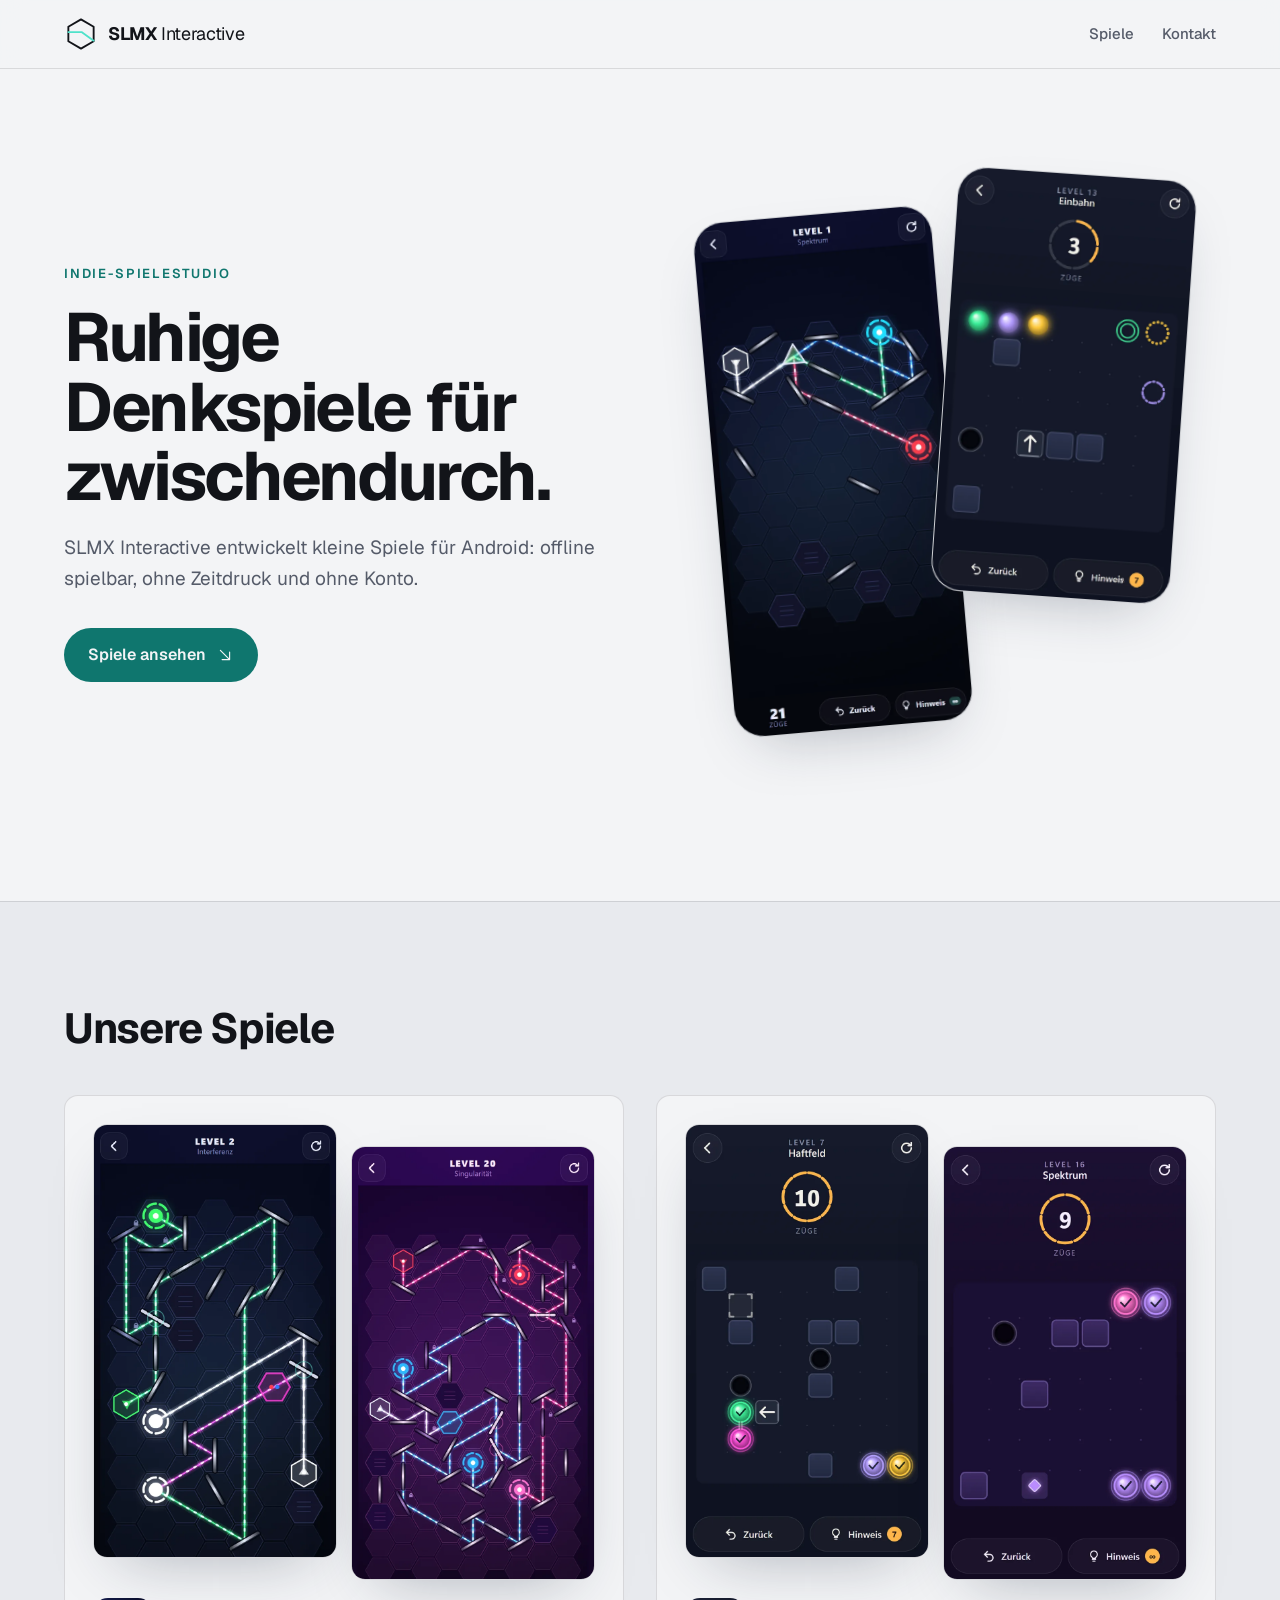
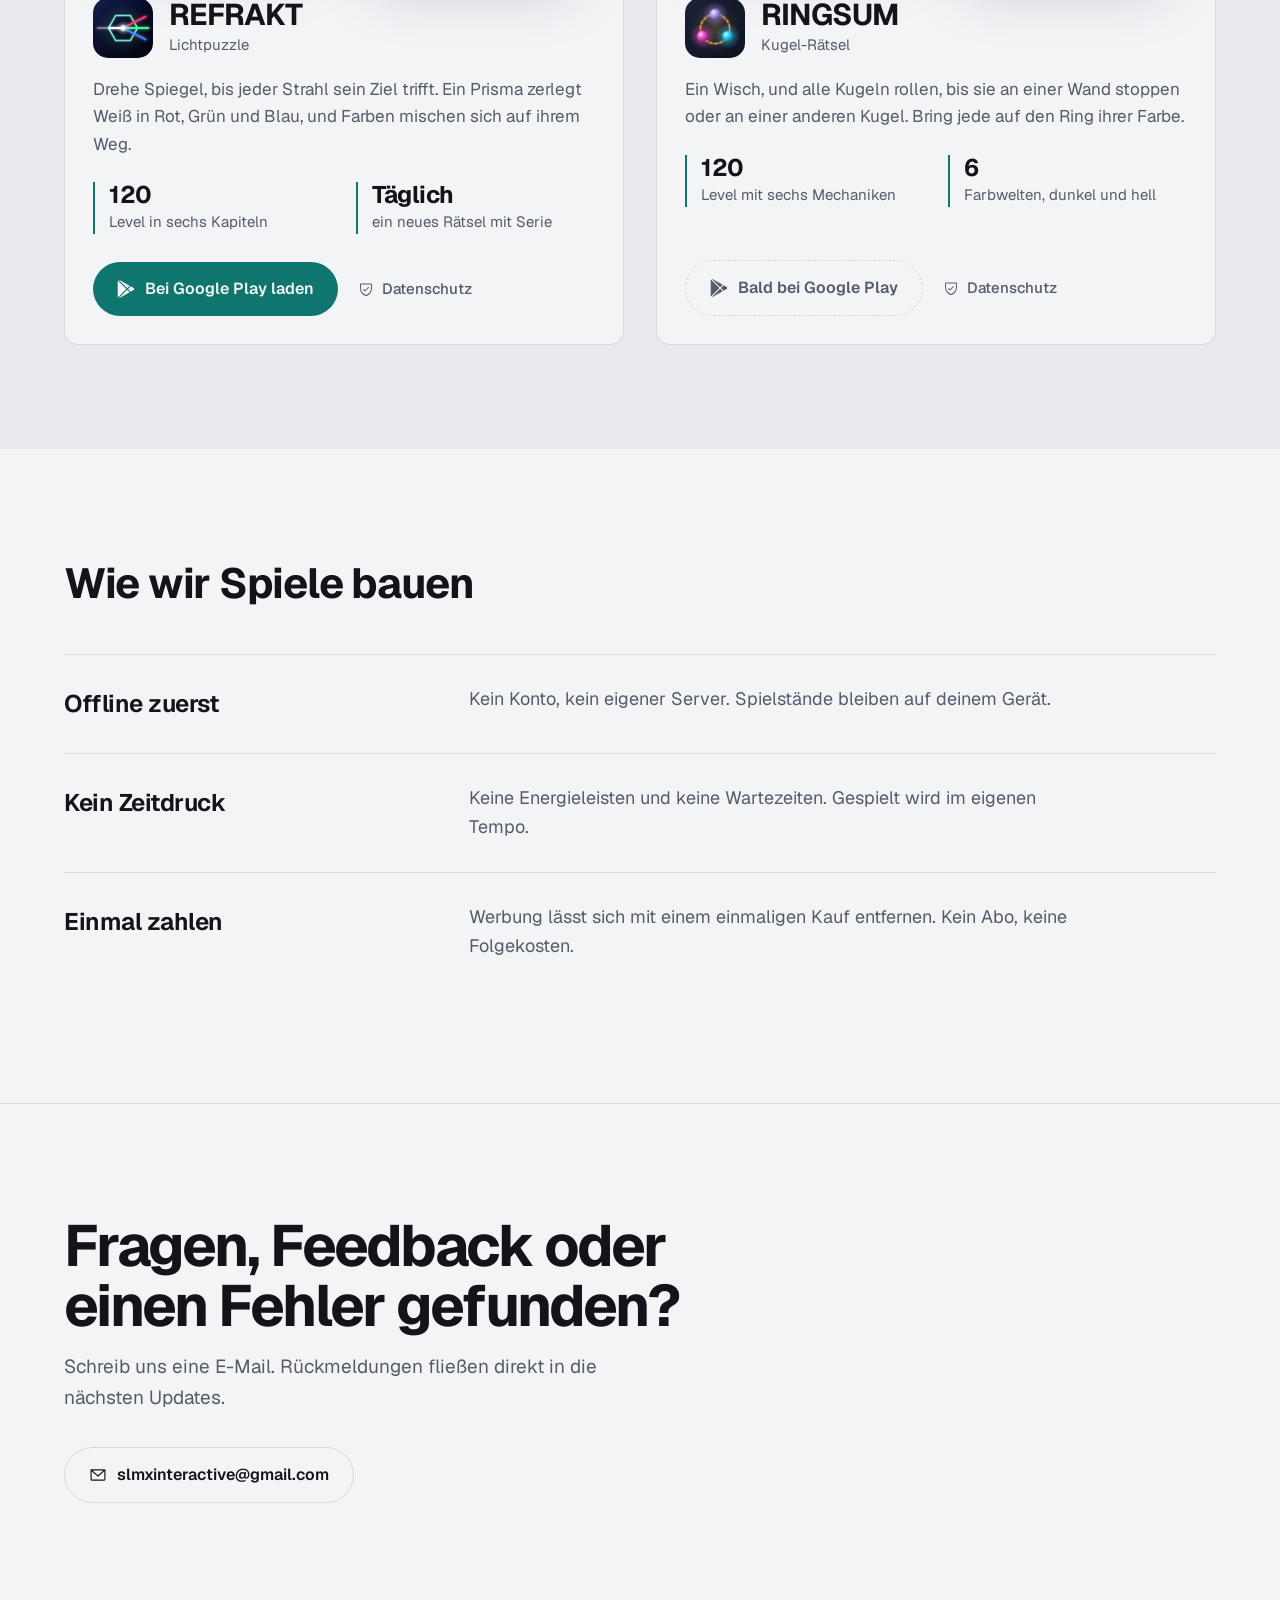
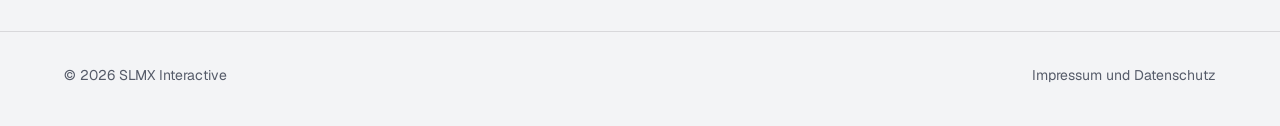
<file: index.html>
<!doctype html>
<html lang="de">
<head>
<meta charset="utf-8">
<meta name="viewport" content="width=device-width, initial-scale=1">
<title>SLMX Interactive | Denkspiele für Android</title>
<meta name="description" content="SLMX Interactive entwickelt kleine Denkspiele für Android: offline spielbar, ohne Zeitdruck und ohne Konto. REFRAKT und RINGSUM.">
<meta name="theme-color" content="#0b0d12" media="(prefers-color-scheme: dark)">
<meta name="theme-color" content="#f3f4f6" media="(prefers-color-scheme: light)">
<link rel="canonical" href="https://slmx-interactive.github.io/">
<meta property="og:type" content="website">
<meta property="og:title" content="SLMX Interactive">
<meta property="og:description" content="Ruhige Denkspiele für Android: REFRAKT und RINGSUM.">
<meta property="og:image" content="https://slmx-interactive.github.io/assets/logo/og-image.png">
<meta property="og:image:width" content="1200">
<meta property="og:image:height" content="630">
<meta name="twitter:card" content="summary_large_image">
<link rel="icon" href="assets/logo/favicon.svg" type="image/svg+xml">
<link rel="icon" href="assets/logo/favicon-32.png" sizes="32x32" type="image/png">
<link rel="apple-touch-icon" href="assets/logo/apple-touch-icon.png">
<link rel="preload" href="assets/fonts/geist-var.woff2" as="font" type="font/woff2" crossorigin>
<link rel="stylesheet" href="assets/site.css">
</head>
<body>

<header class="nav">
  <div class="wrap">
    <a class="brand" href="./" aria-label="SLMX Interactive, Startseite">
      <svg viewBox="0 0 256 256" aria-hidden="true"><path d="M128 18 L223.26 73 L223.26 183 L128 238 L32.74 183 L32.74 73 Z" fill="none" stroke="currentColor" stroke-width="14" stroke-linejoin="round"/><path d="M32.74 113.53 L132.2 113.53 L223.26 177.96" fill="none" stroke="#4fe2ca" stroke-width="14" stroke-linecap="round" stroke-linejoin="round"/></svg>
      <span class="brand-name"><b>SLMX</b> Interactive</span>
    </a>
    <nav aria-label="Hauptnavigation">
      <ul>
        <li><a href="#spiele">Spiele</a></li>
        <li><a href="#kontakt">Kontakt</a></li>
      </ul>
    </nav>
  </div>
</header>

<main>
  <section class="hero">
    <div class="wrap">
      <div>
        <p class="eyebrow enter" style="--n:0">Indie-Spielestudio</p>
        <h1 class="enter" style="--n:1">Ruhige Denkspiele für zwischendurch.</h1>
        <p class="lead enter" style="--n:2">SLMX Interactive entwickelt kleine Spiele für Android: offline spielbar, ohne Zeitdruck und ohne Konto.</p>
        <a class="btn btn-primary enter" style="--n:3" href="#spiele">Spiele ansehen <span class="ico ico-down" aria-hidden="true"></span></a>
      </div>
      <div class="hero-art">
        <figure class="enter" style="--n:2"><img src="assets/img/refrakt-prisma.webp" width="720" height="1558" alt="REFRAKT: ein Prisma zerlegt weißes Licht in Rot, Grün und Blau" fetchpriority="high"></figure>
        <figure class="enter" style="--n:4"><img src="assets/img/ringsum-spiel.webp" width="720" height="1280" alt="RINGSUM: Kugeln auf einem Brett mit Ringen, Loch und Einbahn-Tor"></figure>
      </div>
    </div>
  </section>

  <section class="games" id="spiele" aria-labelledby="spiele-titel">
    <div class="wrap">
      <h2 id="spiele-titel" class="reveal">Unsere Spiele</h2>
      <div class="games-grid">

        <article class="game-card reveal" aria-labelledby="refrakt-titel">
          <div class="game-shots">
            <img src="assets/img/refrakt-mischen.webp" width="720" height="1558" loading="lazy" alt="REFRAKT: Magenta und Grün mischen sich am Empfänger zu Weiß">
            <img src="assets/img/refrakt-vapor.webp" width="720" height="1558" loading="lazy" alt="REFRAKT: gelöstes Level aus Kapitel 6 in der Farbwelt Vaporwave">
          </div>
          <div class="game-head">
            <img src="assets/img/refrakt-icon.webp" width="256" height="256" alt="">
            <div>
              <h3 id="refrakt-titel">REFRAKT</h3>
              <p class="game-sub">Lichtpuzzle</p>
            </div>
          </div>
          <p class="body">Drehe Spiegel, bis jeder Strahl sein Ziel trifft. Ein Prisma zerlegt Weiß in Rot, Grün und Blau, und Farben mischen sich auf ihrem Weg.</p>
          <dl class="facts">
            <div><dt>120</dt><dd>Level in sechs Kapiteln</dd></div>
            <div><dt>Täglich</dt><dd>ein neues Rätsel mit Serie</dd></div>
          </dl>
          <div class="game-actions">
            <a class="btn btn-primary" href="https://play.google.com/store/apps/details?id=com.refrakt.lightpuzzle" rel="noopener"><span class="ico ico-play" aria-hidden="true"></span> Bei Google Play laden</a>
            <a class="text-link" href="https://filipstanicak.github.io/refrakt-privacy/"><span class="ico ico-shield" aria-hidden="true"></span> Datenschutz</a>
          </div>
        </article>

        <article class="game-card reveal" style="--n:1" aria-labelledby="ringsum-titel">
          <div class="game-shots">
            <img src="assets/img/ringsum-kette.webp" width="720" height="1280" loading="lazy" alt="RINGSUM: Kettenkugeln und Haftfeld, zwei Kugeln liegen auf ihren Ringen">
            <img src="assets/img/ringsum-vapor.webp" width="720" height="1280" loading="lazy" alt="RINGSUM: gelöstes Level mit Farbwechsler in der Farbwelt Vapor">
          </div>
          <div class="game-head">
            <img src="assets/img/ringsum-icon.webp" width="256" height="256" alt="">
            <div>
              <h3 id="ringsum-titel">RINGSUM</h3>
              <p class="game-sub">Kugel-Rätsel</p>
            </div>
          </div>
          <p class="body">Ein Wisch, und alle Kugeln rollen, bis sie an einer Wand stoppen oder an einer anderen Kugel. Bring jede auf den Ring ihrer Farbe.</p>
          <dl class="facts">
            <div><dt>120</dt><dd>Level mit sechs Mechaniken</dd></div>
            <div><dt>6</dt><dd>Farbwelten, dunkel und hell</dd></div>
          </dl>
          <div class="game-actions">
            <span class="soon"><span class="ico ico-play" aria-hidden="true"></span> Bald bei Google Play</span>
            <a class="text-link" href="https://filipstanicak.github.io/ringsum-privacy/"><span class="ico ico-shield" aria-hidden="true"></span> Datenschutz</a>
          </div>
        </article>

      </div>
    </div>
  </section>

  <section class="principles" aria-labelledby="grundsaetze">
    <div class="wrap">
      <h2 id="grundsaetze" class="reveal">Wie wir Spiele bauen</h2>
      <dl>
        <div class="row reveal"><dt>Offline zuerst</dt><dd>Kein Konto, kein eigener Server. Spielstände bleiben auf deinem Gerät.</dd></div>
        <div class="row reveal" style="--n:1"><dt>Kein Zeitdruck</dt><dd>Keine Energieleisten und keine Wartezeiten. Gespielt wird im eigenen Tempo.</dd></div>
        <div class="row reveal" style="--n:2"><dt>Einmal zahlen</dt><dd>Werbung lässt sich mit einem einmaligen Kauf entfernen. Kein Abo, keine Folgekosten.</dd></div>
      </dl>
    </div>
  </section>

  <section class="contact" id="kontakt" aria-labelledby="kontakt-titel">
    <div class="wrap reveal">
      <h2 id="kontakt-titel">Fragen, Feedback oder einen Fehler gefunden?</h2>
      <p>Schreib uns eine E-Mail. Rückmeldungen fließen direkt in die nächsten Updates.</p>
      <a class="btn btn-quiet" href="mailto:slmxinteractive@gmail.com"><span class="ico ico-mail" aria-hidden="true"></span> slmxinteractive@gmail.com</a>
    </div>
  </section>
</main>

<footer class="foot">
  <div class="wrap">
    <span>© 2026 SLMX Interactive</span>
    <nav aria-label="Rechtliches">
      <a href="impressum.html">Impressum und Datenschutz</a>
    </nav>
  </div>
</footer>

<script>
  // Abschnitte beim Hereinscrollen einblenden. IntersectionObserver statt
  // Scroll-Listener; ohne Unterstuetzung wird alles sofort gezeigt.
  (function () {
    var els = document.querySelectorAll('.reveal');
    if (!('IntersectionObserver' in window)) { els.forEach(function (e) { e.classList.add('shown'); }); return; }
    var io = new IntersectionObserver(function (entries) {
      entries.forEach(function (en) { if (en.isIntersecting) { en.target.classList.add('shown'); io.unobserve(en.target); } });
    }, { threshold: 0.2 });
    els.forEach(function (e) { io.observe(e); });
  })();
</script>
</body>
</html>
</file>
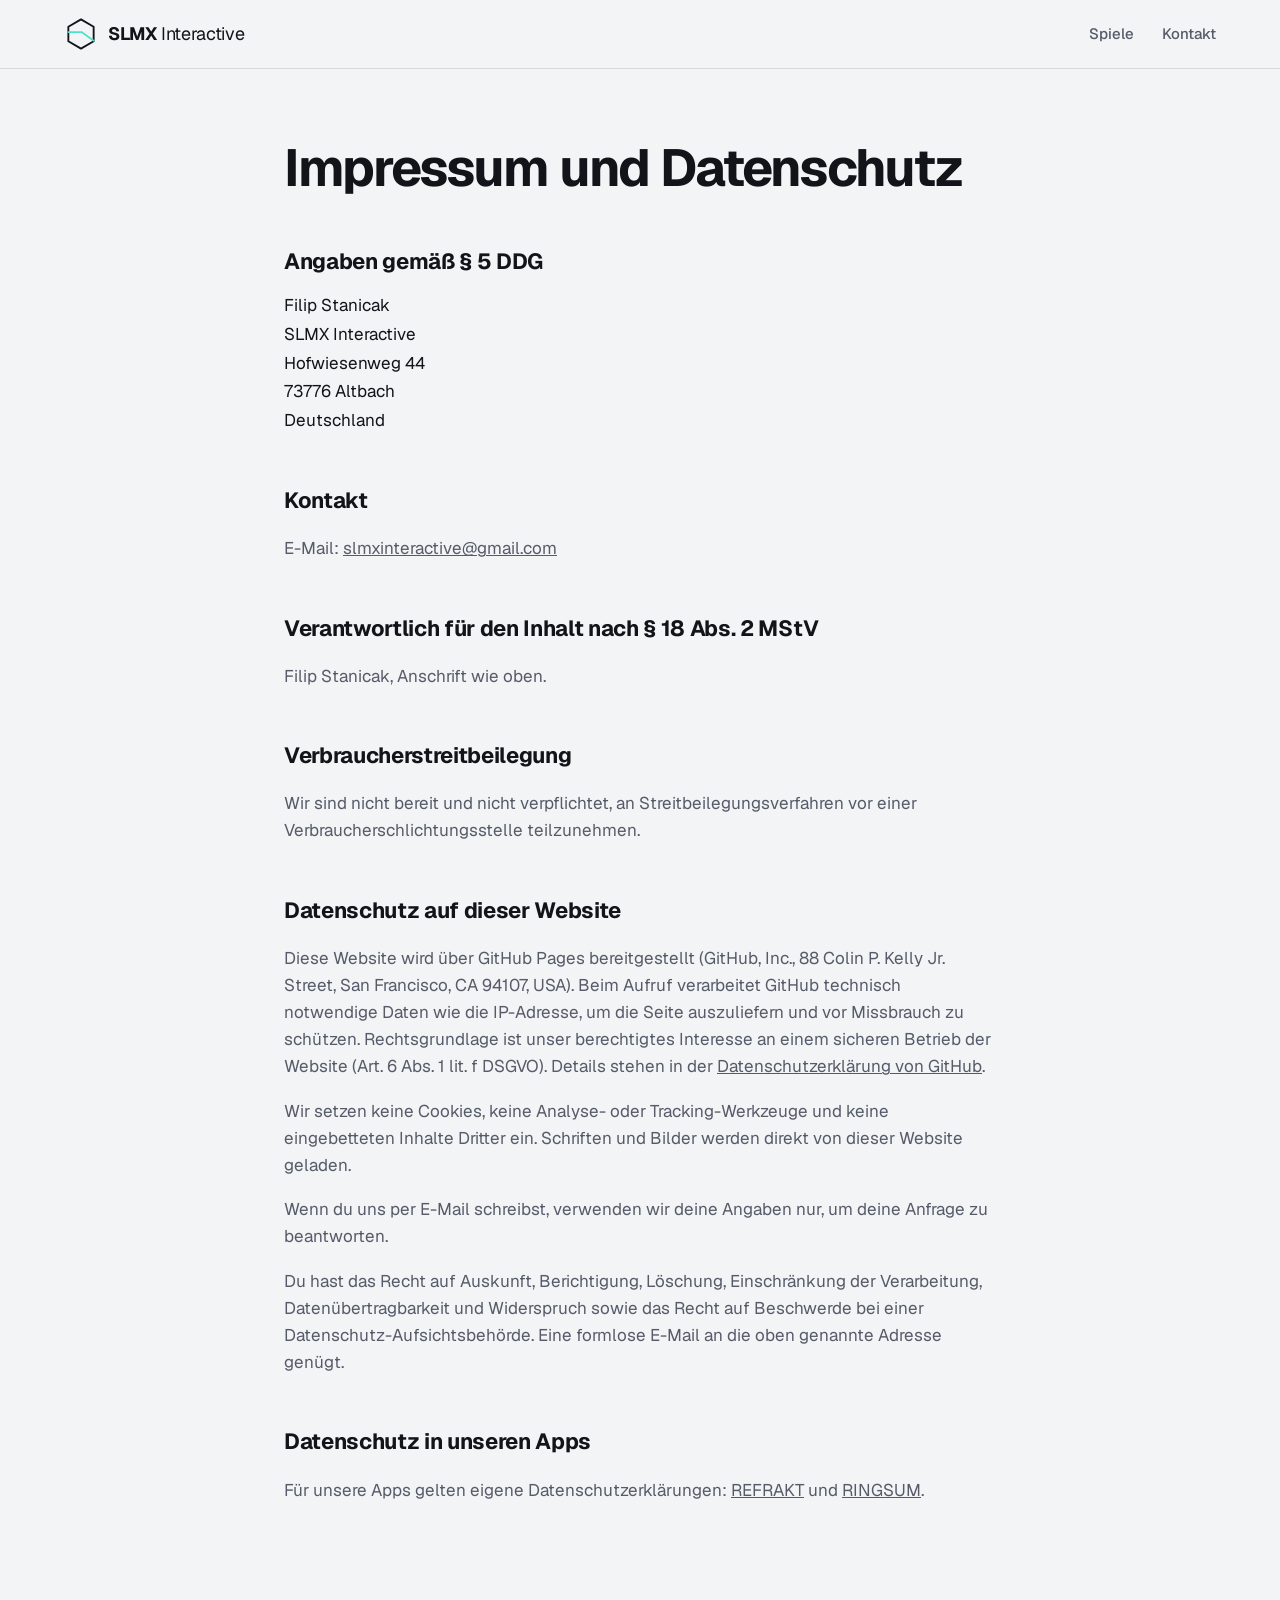
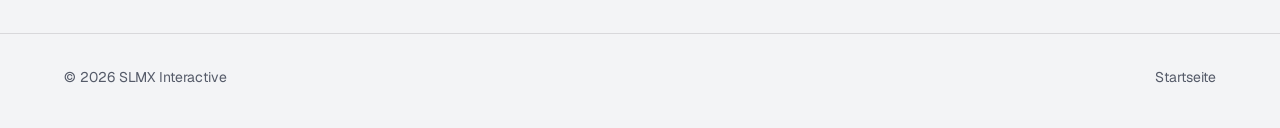
<file: impressum.html>
<!doctype html>
<html lang="de">
<head>
<meta charset="utf-8">
<meta name="viewport" content="width=device-width, initial-scale=1">
<title>Impressum und Datenschutz | SLMX Interactive</title>
<meta name="robots" content="noindex">
<link rel="icon" href="assets/logo/favicon.svg" type="image/svg+xml">
<link rel="icon" href="assets/logo/favicon-32.png" sizes="32x32" type="image/png">
<link rel="apple-touch-icon" href="assets/logo/apple-touch-icon.png">
<link rel="stylesheet" href="assets/site.css">
</head>
<body>

<header class="nav">
  <div class="wrap">
    <a class="brand" href="./" aria-label="SLMX Interactive, Startseite">
      <svg viewBox="0 0 256 256" aria-hidden="true"><path d="M128 18 L223.26 73 L223.26 183 L128 238 L32.74 183 L32.74 73 Z" fill="none" stroke="currentColor" stroke-width="14" stroke-linejoin="round"/><path d="M32.74 113.53 L132.2 113.53 L223.26 177.96" fill="none" stroke="#4fe2ca" stroke-width="14" stroke-linecap="round" stroke-linejoin="round"/></svg>
      <span class="brand-name"><b>SLMX</b> Interactive</span>
    </a>
    <nav aria-label="Hauptnavigation">
      <ul>
        <li><a href="./#spiele">Spiele</a></li>
        <li><a href="./#kontakt">Kontakt</a></li>
      </ul>
    </nav>
  </div>
</header>

<main class="legal">
  <div class="wrap">
    <h1>Impressum und Datenschutz</h1>

    <h2>Angaben gemäß § 5 DDG</h2>
    <address>
      Filip Stanicak<br>
      SLMX Interactive<br>
      Hofwiesenweg 44<br>
      73776 Altbach<br>
      Deutschland
    </address>

    <h2>Kontakt</h2>
    <p>E-Mail: <a href="mailto:slmxinteractive@gmail.com">slmxinteractive@gmail.com</a></p>

    <h2>Verantwortlich für den Inhalt nach § 18 Abs. 2 MStV</h2>
    <p>Filip Stanicak, Anschrift wie oben.</p>

    <h2>Verbraucherstreitbeilegung</h2>
    <p>Wir sind nicht bereit und nicht verpflichtet, an Streitbeilegungsverfahren vor einer Verbraucherschlichtungsstelle teilzunehmen.</p>

    <h2>Datenschutz auf dieser Website</h2>
    <p>Diese Website wird über GitHub Pages bereitgestellt (GitHub, Inc., 88 Colin P. Kelly Jr. Street, San Francisco, CA 94107, USA). Beim Aufruf verarbeitet GitHub technisch notwendige Daten wie die IP-Adresse, um die Seite auszuliefern und vor Missbrauch zu schützen. Rechtsgrundlage ist unser berechtigtes Interesse an einem sicheren Betrieb der Website (Art. 6 Abs. 1 lit. f DSGVO). Details stehen in der <a href="https://docs.github.com/de/site-policy/privacy-policies/github-general-privacy-statement">Datenschutzerklärung von GitHub</a>.</p>
    <p>Wir setzen keine Cookies, keine Analyse- oder Tracking-Werkzeuge und keine eingebetteten Inhalte Dritter ein. Schriften und Bilder werden direkt von dieser Website geladen.</p>
    <p>Wenn du uns per E-Mail schreibst, verwenden wir deine Angaben nur, um deine Anfrage zu beantworten.</p>
    <p>Du hast das Recht auf Auskunft, Berichtigung, Löschung, Einschränkung der Verarbeitung, Datenübertragbarkeit und Widerspruch sowie das Recht auf Beschwerde bei einer Datenschutz-Aufsichtsbehörde. Eine formlose E-Mail an die oben genannte Adresse genügt.</p>

    <h2>Datenschutz in unseren Apps</h2>
    <p>Für unsere Apps gelten eigene Datenschutzerklärungen: <a href="https://filipstanicak.github.io/refrakt-privacy/">REFRAKT</a> und <a href="https://filipstanicak.github.io/ringsum-privacy/">RINGSUM</a>.</p>
  </div>
</main>

<footer class="foot">
  <div class="wrap">
    <span>© 2026 SLMX Interactive</span>
    <nav aria-label="Rechtliches">
      <a href="./">Startseite</a>
    </nav>
  </div>
</footer>
</body>
</html>
</file>
<file: assets/site.css>
/* SLMX Interactive - Studio-Website
   Statisches HTML/CSS fuer GitHub Pages, kein Build-Schritt.
   Formensprache: Medien und Flaechen 14px Radius, alle Knoepfe als Pille.
   Ein Akzent (Tuerkis), Hell/Dunkel folgt der Systemeinstellung. */

@font-face {
  font-family: "Geist";
  src: url("fonts/geist-var.woff2") format("woff2");
  font-weight: 100 900;
  font-display: swap;
}

:root {
  --bg: #f3f4f6;
  --surface: #e8eaee;
  --text: #121419;
  --dim: #555b69;
  --line: rgb(18 20 25 / .12);
  --accent: #0f766e;
  --accent-ink: #f3f4f6;
  --shadow: 0 24px 60px -28px rgb(30 40 60 / .35);
  --r: 14px;
  --max: 1200px;
  color-scheme: light dark;
}
@media (prefers-color-scheme: dark) {
  :root {
    --bg: #0b0d12;
    --surface: #14171f;
    --text: #eceef3;
    --dim: #9aa0ae;
    --line: rgb(236 238 243 / .12);
    --accent: #5eead4;
    --accent-ink: #062521;
    --shadow: 0 30px 70px -30px rgb(0 0 0 / .8);
  }
}

* { box-sizing: border-box; }
html { -webkit-text-size-adjust: 100%; scroll-behavior: smooth; }
body {
  margin: 0; background: var(--bg); color: var(--text);
  font-family: "Geist", system-ui, -apple-system, "Segoe UI", Roboto, sans-serif;
  font-size: 17px; line-height: 1.6; -webkit-font-smoothing: antialiased;
}
img { display: block; max-width: 100%; height: auto; }
a { color: inherit; }
:focus-visible { outline: 2px solid var(--accent); outline-offset: 3px; border-radius: 6px; }

.wrap { width: 100%; max-width: var(--max); margin: 0 auto; padding: 0 24px; }

/* Icons: Phosphor / Simple Icons als Maske, damit sie die Textfarbe annehmen */
.ico { display: inline-block; width: 1.1em; height: 1.1em; flex: 0 0 auto; background: currentColor;
  -webkit-mask: var(--i) center / contain no-repeat; mask: var(--i) center / contain no-repeat; }
.ico-arrow { --i: url("icons/arrow-up-right.svg"); }
.ico-down { --i: url("icons/arrow-down-right.svg"); }
.ico-mail { --i: url("icons/envelope-simple.svg"); }
.ico-shield { --i: url("icons/shield-check.svg"); }
.ico-play { --i: url("icons/googleplay.svg"); }

/* ---------- Navigation ---------- */
.nav { position: sticky; top: 0; z-index: 10; background: color-mix(in srgb, var(--bg) 86%, transparent);
  backdrop-filter: blur(12px); -webkit-backdrop-filter: blur(12px); border-bottom: 1px solid var(--line); }
.nav .wrap { display: flex; align-items: center; justify-content: space-between; height: 68px; }
.brand { display: inline-flex; align-items: center; gap: 10px; text-decoration: none; font-size: 18px; font-weight: 400; letter-spacing: -.02em; }
.brand svg { width: 34px; height: 34px; }
.brand b { font-weight: 700; }
.nav ul { display: flex; gap: 28px; list-style: none; margin: 0; padding: 0; }
.nav a:not(.brand) { text-decoration: none; color: var(--dim); font-size: 15px; font-weight: 500; transition: color .2s; }
.nav a:not(.brand):hover { color: var(--text); }

/* ---------- Buttons ---------- */
.btn { display: inline-flex; align-items: center; gap: 10px; white-space: nowrap;
  padding: 14px 24px; border-radius: 999px; font-size: 16px; font-weight: 600; text-decoration: none;
  transition: transform .25s cubic-bezier(.16, 1, .3, 1), background .2s, color .2s, border-color .2s; }
.btn:active { transform: scale(.98); }
.btn-primary { background: var(--accent); color: var(--accent-ink); }
.btn-primary:hover { transform: translateY(-2px); }
.btn-quiet { border: 1px solid var(--line); color: var(--text); }
.btn-quiet:hover { border-color: var(--text); }

/* ---------- Hero: Split, Text links, echte Screenshots rechts ---------- */
.hero { padding: 72px 0 96px; }
.hero .wrap { display: grid; grid-template-columns: 1.05fr 1fr; gap: 56px; align-items: center; min-height: calc(100dvh - 68px - 168px); }
.eyebrow { margin: 0 0 18px; font-size: 13px; font-weight: 600; letter-spacing: .14em; text-transform: uppercase; color: var(--accent); }
.hero h1 { margin: 0; font-size: clamp(40px, 5.4vw, 68px); line-height: 1.02; letter-spacing: -.035em; font-weight: 700; max-width: 12ch; }
.hero p.lead { margin: 22px 0 34px; font-size: 19px; color: var(--dim); max-width: 44ch; }
.hero-art { position: relative; height: 600px; }
.hero-art figure { position: absolute; margin: 0; width: 240px; border-radius: 30px; overflow: hidden;
  box-shadow: var(--shadow); border: 1px solid var(--line); background: var(--surface); }
.hero-art figure:nth-child(1) { left: 6%; top: 40px; transform: rotate(-5deg); }
.hero-art figure:nth-child(2) { right: 6%; top: 0; transform: rotate(4deg); }

/* ---------- Spiele: zwei gleichwertige Spiele nebeneinander ---------- */
.games { padding: 104px 0; border-top: 1px solid var(--line); background: var(--surface); }
.games h2 { margin: 0 0 44px; font-size: clamp(30px, 3.4vw, 42px); letter-spacing: -.03em; line-height: 1.08; }
.games-grid { display: grid; grid-template-columns: 1fr 1fr; gap: 32px; }
.game-card { display: flex; flex-direction: column; padding: 28px; border-radius: var(--r);
  background: var(--bg); border: 1px solid var(--line); }
.game-shots { display: grid; grid-template-columns: 1fr 1fr; gap: 14px; margin-bottom: 28px; }
.game-shots img { width: 100%; aspect-ratio: 9 / 16; object-fit: cover; object-position: top;
  border-radius: var(--r); border: 1px solid var(--line); box-shadow: var(--shadow); }
.game-shots img:nth-child(2) { transform: translateY(22px); }
.game-head { display: flex; align-items: center; gap: 16px; margin: 12px 0 18px; }
.game-head img { width: 60px; height: 60px; border-radius: 15px; box-shadow: var(--shadow); }
.game-card h3 { margin: 0; font-size: 30px; line-height: 1.05; letter-spacing: -.03em; }
.game-sub { margin: 2px 0 0; color: var(--dim); font-size: 15px; }
.game-card p.body { margin: 0 0 24px; color: var(--dim); max-width: 46ch; }
.facts { display: grid; grid-template-columns: repeat(2, minmax(0, 1fr)); gap: 18px 24px; margin: 0 0 28px; padding: 0; }
.facts div { border-left: 2px solid var(--accent); padding-left: 14px; }
.facts dt { font-size: 24px; font-weight: 700; letter-spacing: -.02em; line-height: 1.1; }
.facts dd { margin: 2px 0 0; color: var(--dim); font-size: 15px; }
.game-actions { margin-top: auto; display: flex; flex-wrap: wrap; gap: 14px 20px; align-items: center; }
.text-link { display: inline-flex; align-items: center; gap: 8px; color: var(--dim); font-size: 15px; font-weight: 500; text-decoration: none; }
.text-link:hover { color: var(--text); }
.soon { display: inline-flex; align-items: center; gap: 10px; padding: 14px 24px; border-radius: 999px;
  border: 1px dashed var(--line); color: var(--dim); font-size: 16px; font-weight: 600; white-space: nowrap; }

/* ---------- Grundsaetze: Begriff links, Erklaerung rechts ---------- */
.principles { padding: 112px 0; }
.principles h2 { margin: 0 0 48px; font-size: clamp(30px, 3.4vw, 42px); letter-spacing: -.03em; line-height: 1.08; max-width: 18ch; }
.principles dl { margin: 0; display: grid; gap: 0; }
.principles .row { display: grid; grid-template-columns: minmax(200px, 1fr) 2fr; gap: 32px; padding: 30px 0; border-top: 1px solid var(--line); }
.principles dt { font-size: 24px; font-weight: 650; letter-spacing: -.02em; }
.principles dd { margin: 0; color: var(--dim); font-size: 18px; max-width: 52ch; }

/* ---------- Kontakt ---------- */
.contact { padding: 112px 0 128px; border-top: 1px solid var(--line); }
.contact .wrap { display: flex; flex-direction: column; align-items: flex-start; }
.contact h2 { margin: 0 0 16px; font-size: clamp(34px, 4.6vw, 58px); letter-spacing: -.035em; line-height: 1.04; max-width: 16ch; }
.contact p { margin: 0 0 34px; color: var(--dim); font-size: 19px; max-width: 44ch; }

/* ---------- Footer ---------- */
.foot { border-top: 1px solid var(--line); padding: 32px 0 40px; color: var(--dim); font-size: 14px; }
.foot .wrap { display: flex; flex-wrap: wrap; gap: 16px 32px; justify-content: space-between; }
.foot nav { display: flex; gap: 24px; }
.foot a { text-decoration: none; }
.foot a:hover { color: var(--text); }

/* ---------- Rechtstexte ---------- */
.legal { padding: 72px 0 112px; }
.legal .wrap { max-width: 760px; }
.legal h1 { margin: 0 0 40px; font-size: clamp(36px, 4.4vw, 52px); letter-spacing: -.035em; line-height: 1.05; }
.legal h2 { margin: 48px 0 12px; font-size: 22px; letter-spacing: -.015em; }
.legal p, .legal li { color: var(--dim); }
.legal address { font-style: normal; color: var(--text); line-height: 1.7; }

/* ---------- Bewegung: nur Einblenden, nur wenn gewuenscht ---------- */
@media (prefers-reduced-motion: no-preference) {
  .enter { opacity: 0; transform: translateY(18px); animation: enter .8s cubic-bezier(.16, 1, .3, 1) forwards; animation-delay: calc(var(--n, 0) * 90ms); }
  .hero-art figure.enter:nth-child(1) { transform: rotate(-5deg) translateY(28px); animation-name: enter-l; }
  .hero-art figure.enter:nth-child(2) { transform: rotate(4deg) translateY(28px); animation-name: enter-r; }
  .reveal { opacity: 0; transform: translateY(24px); transition: opacity .8s cubic-bezier(.16, 1, .3, 1), transform .8s cubic-bezier(.16, 1, .3, 1); transition-delay: calc(var(--n, 0) * 80ms); }
  .reveal.shown { opacity: 1; transform: none; }
}
@keyframes enter { to { opacity: 1; transform: none; } }
@keyframes enter-l { to { opacity: 1; transform: rotate(-5deg); } }
@keyframes enter-r { to { opacity: 1; transform: rotate(4deg); } }
@media (prefers-reduced-motion: reduce) { html { scroll-behavior: auto; } .btn { transition: none; } }

/* ---------- Mobil: alles einspaltig ---------- */
@media (max-width: 860px) {
  .hero { padding: 40px 0 72px; }
  .hero .wrap { grid-template-columns: 1fr; gap: 44px; min-height: 0; }
  .games-grid { grid-template-columns: 1fr; }
  .game-card { padding: 20px; }
  .hero-art { height: 420px; }
  .hero-art figure { width: 190px; border-radius: 24px; }
  .games, .principles, .contact { padding: 80px 0; }
  .principles .row { grid-template-columns: 1fr; gap: 8px; }
  .nav ul { gap: 20px; }
}
@media (max-width: 420px) {
  .wrap { padding: 0 18px; }
  .nav ul li:first-child { display: none; }
  .hero-art figure { width: 160px; }
}
</file>
